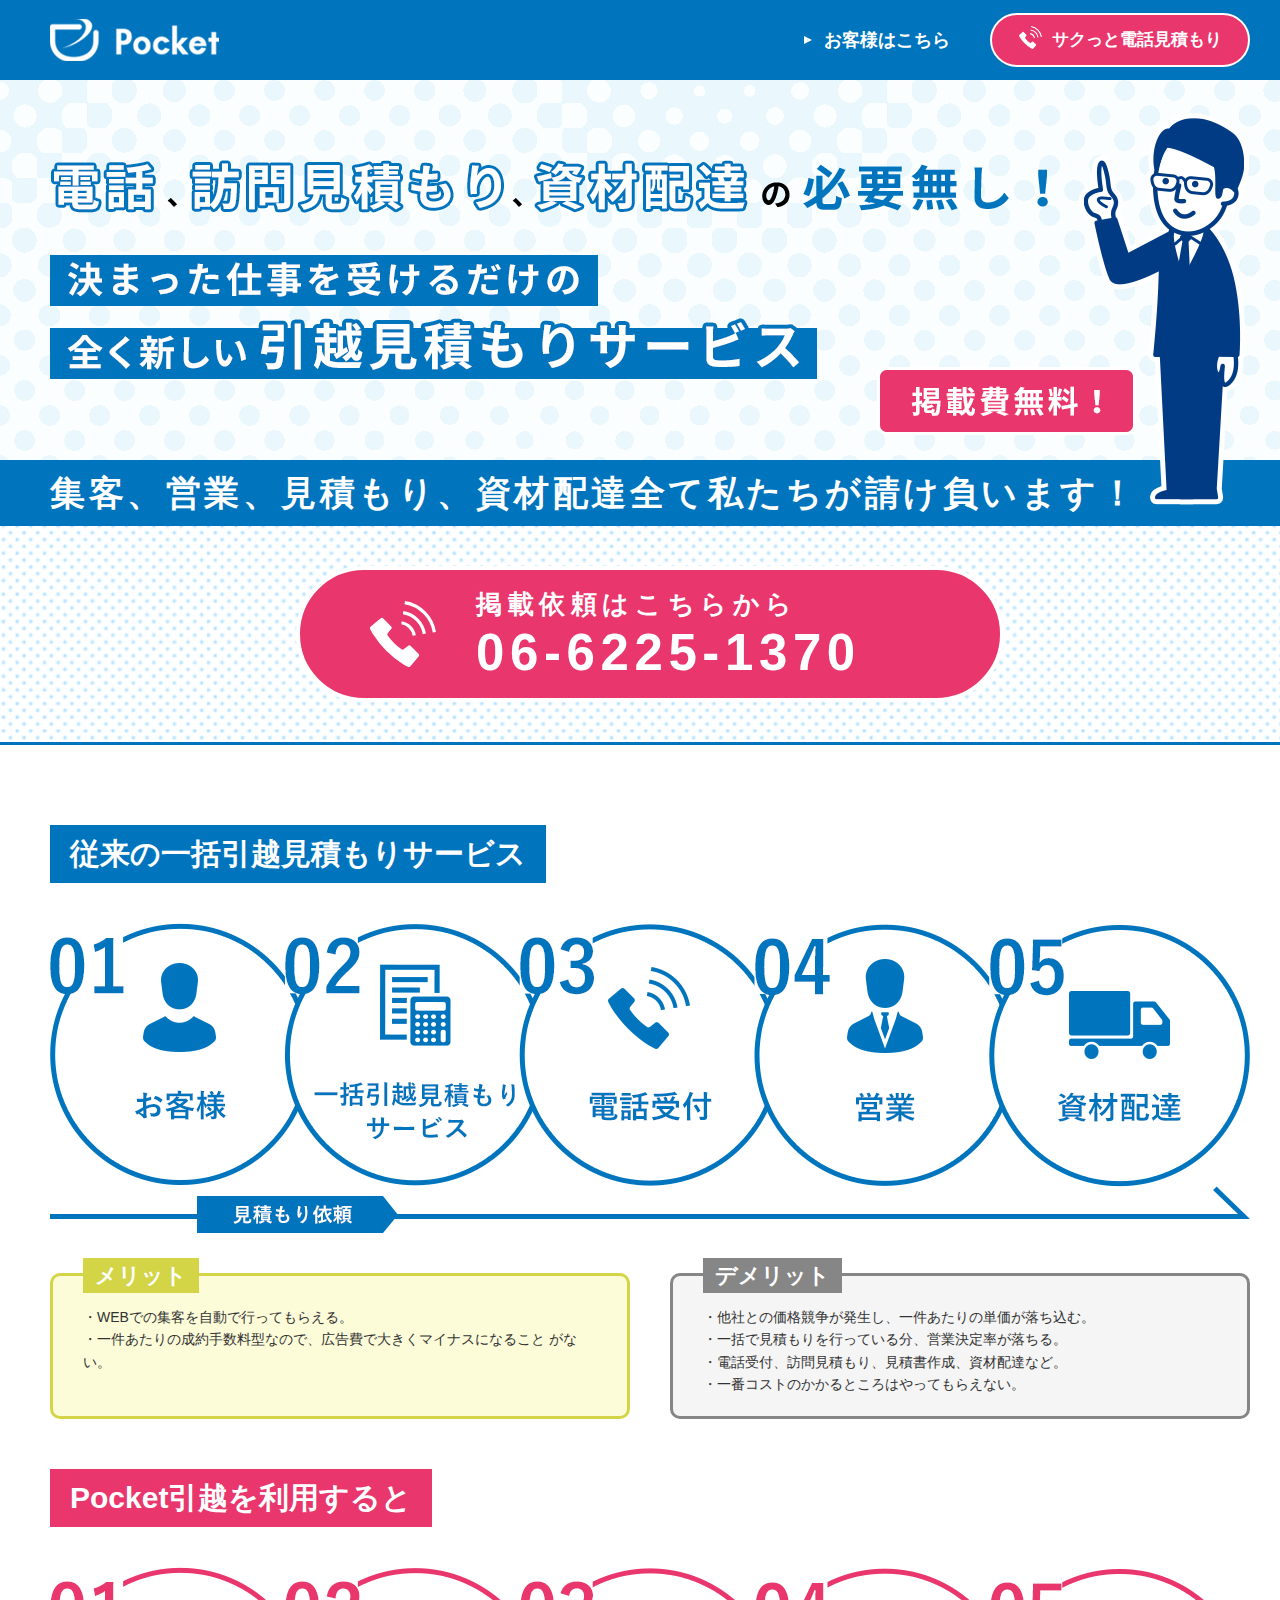
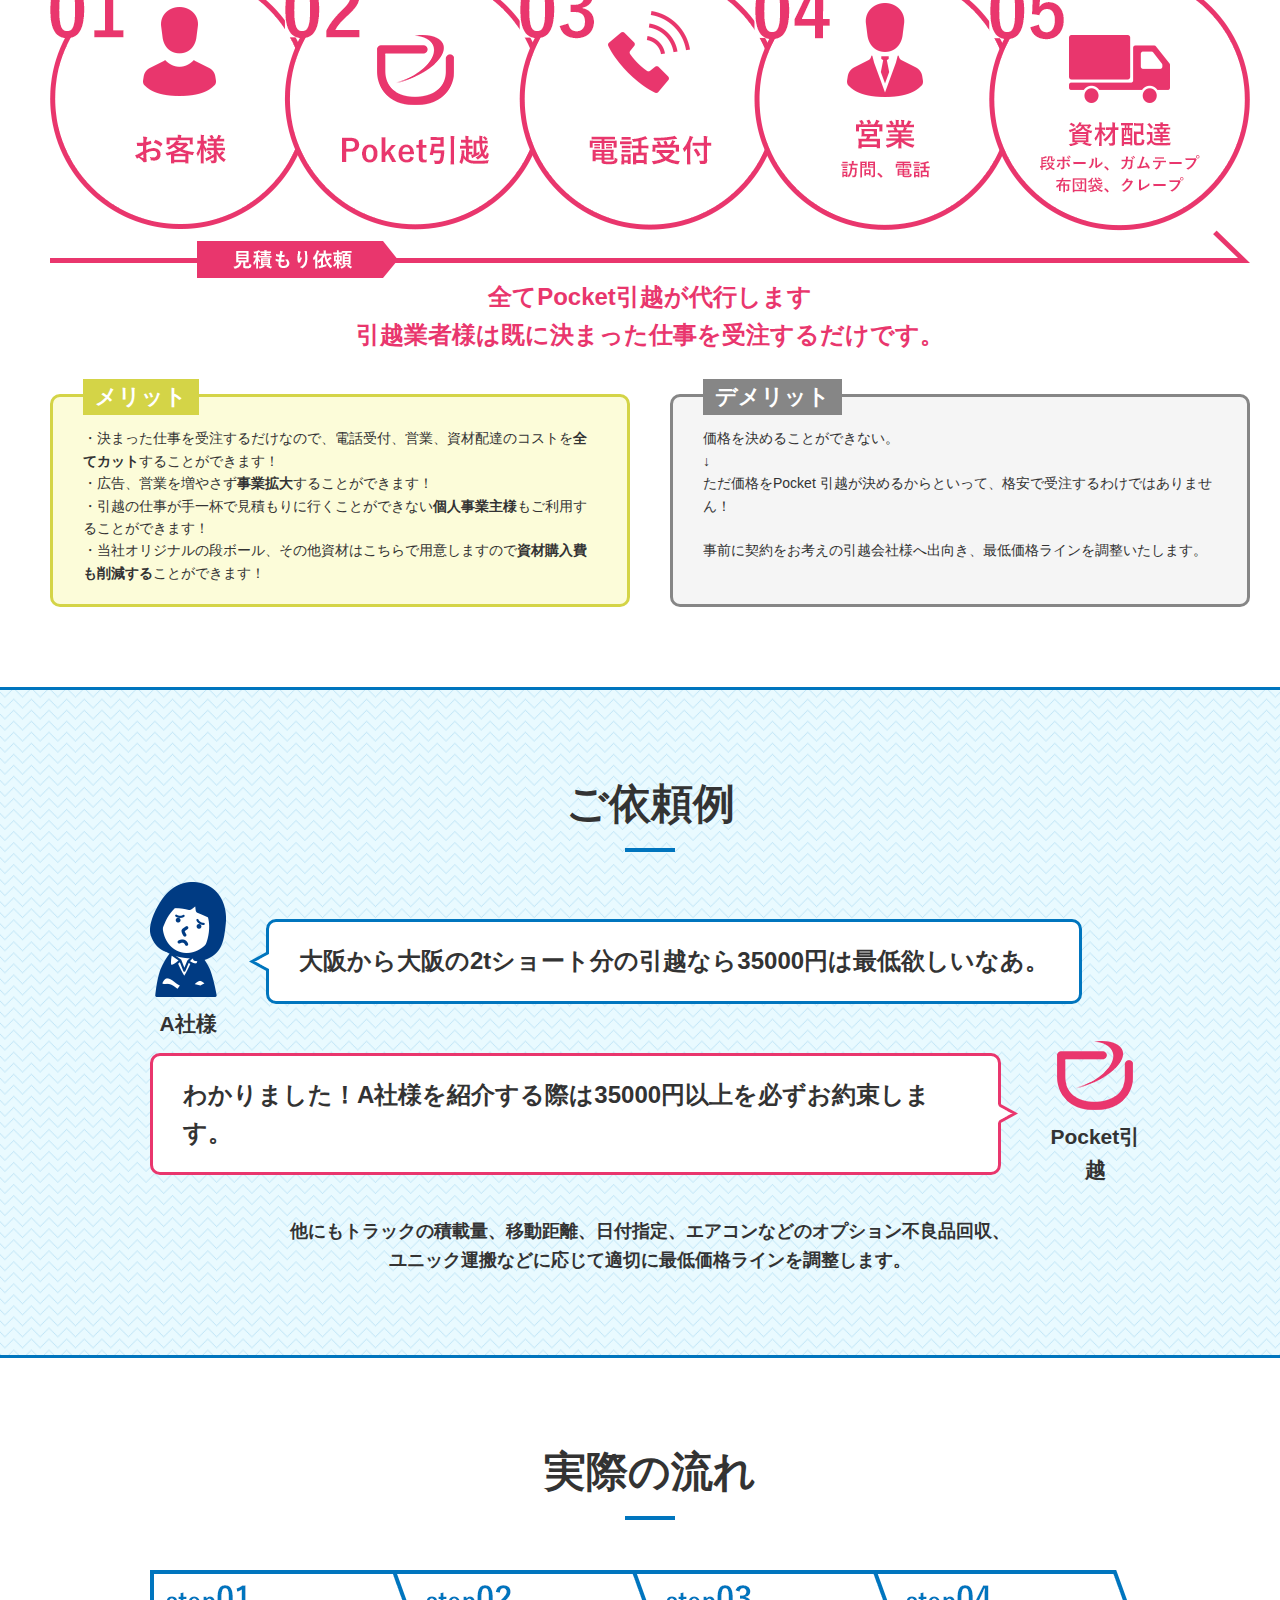
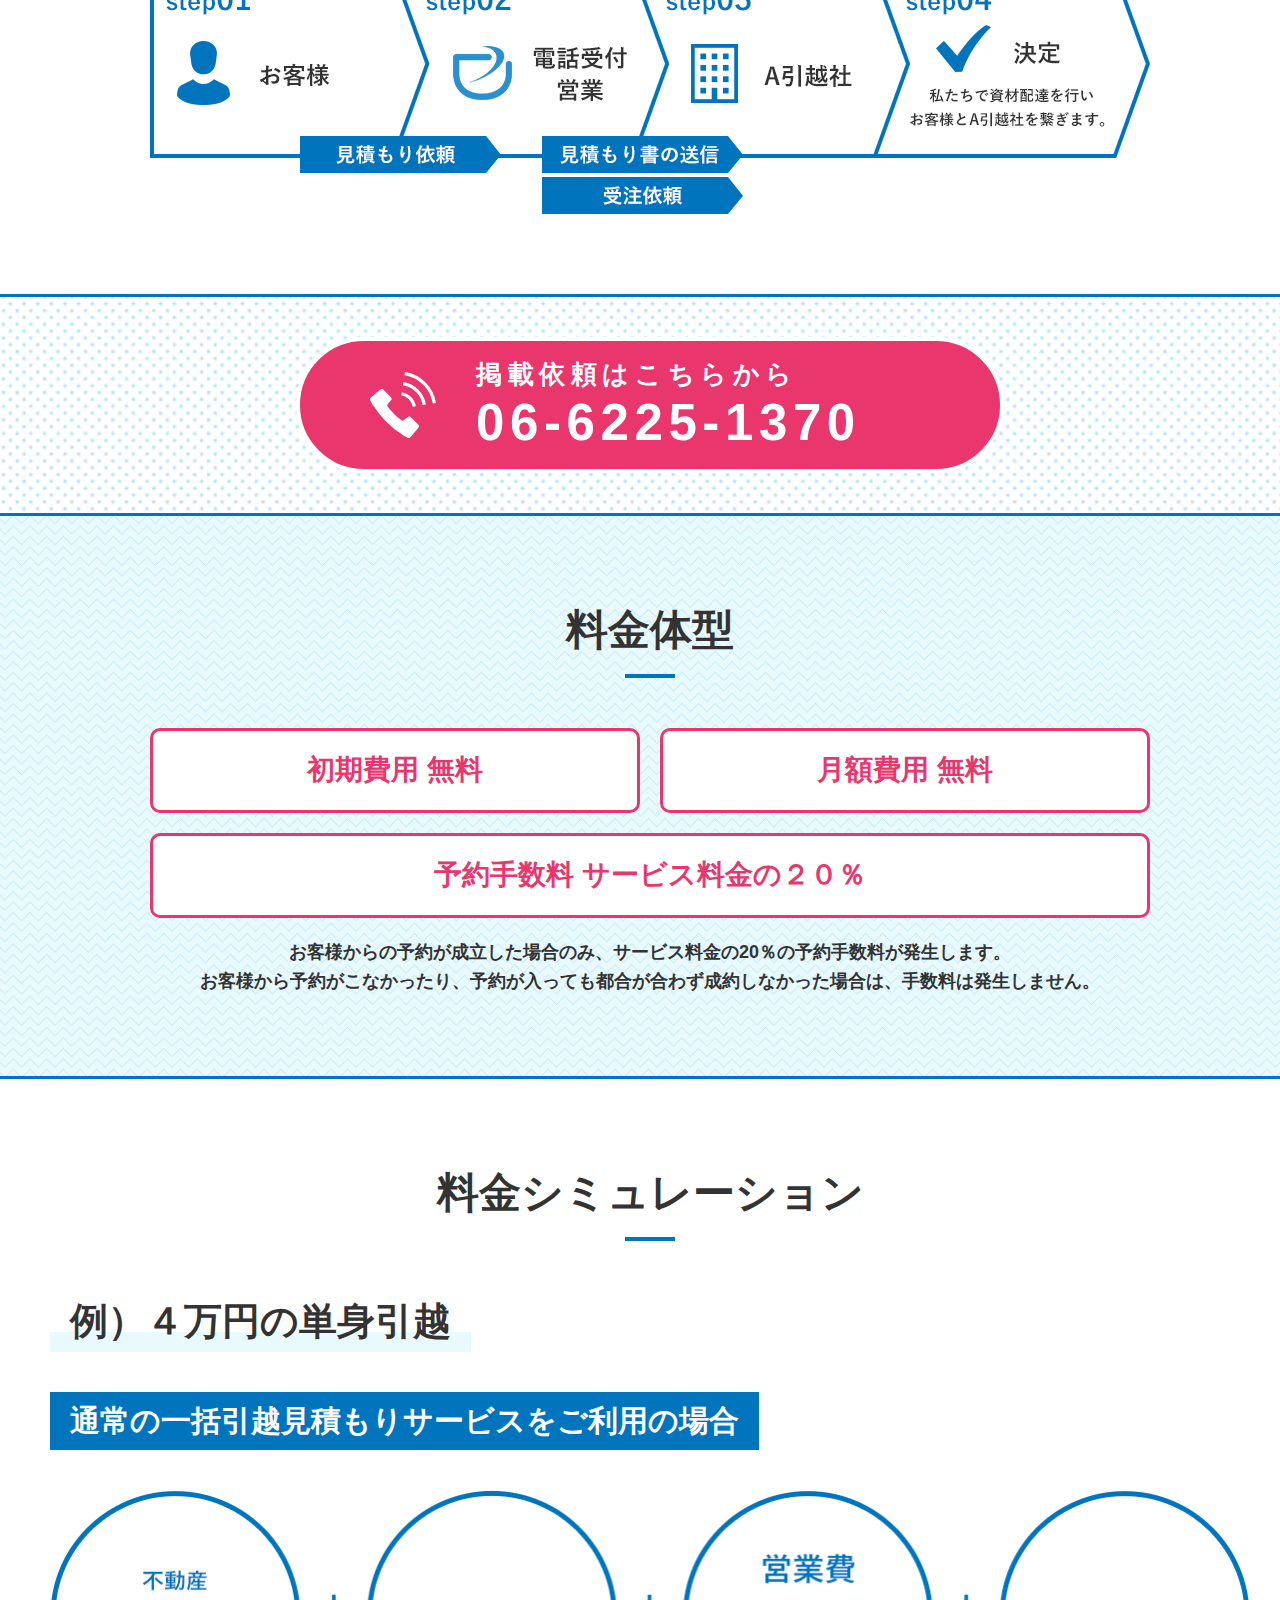
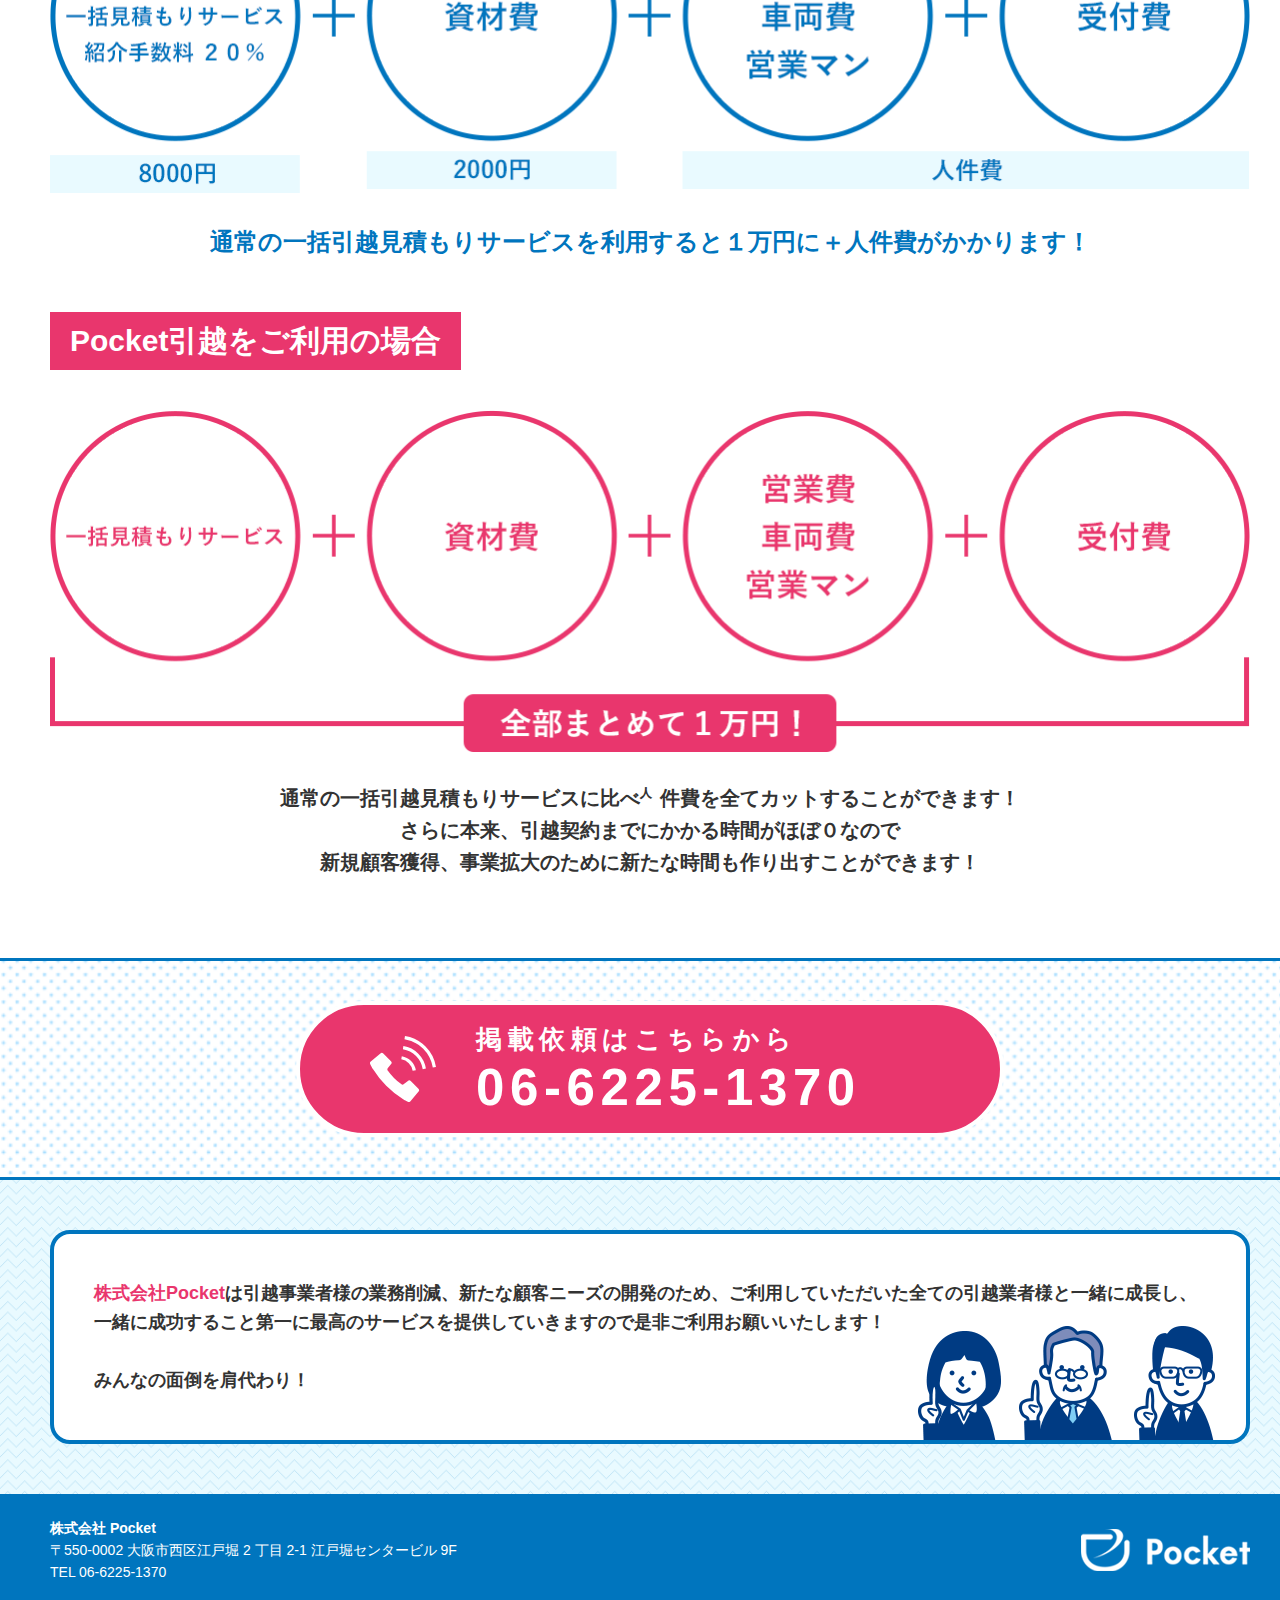
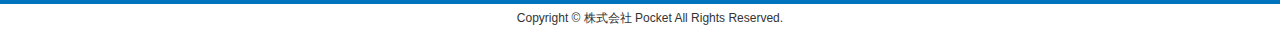
<file: index.html>
<!DOCTYPE html>
<html lang="ja">

<head>
  <meta charset="utf-8">
  <meta name="format-detection" content="telephone=no">
  <meta name="viewport" content="width=device-width">
  <link rel="shortcut icon" href="img/favicon.png">
  <link rel="apple-touch-icon" href="img/favicon.png">

  <title>Pocket引越</title>
  <meta name="keywords" content="">
  <meta name="description" content="電話、訪問見積もり、資材配達の必要無し! 決まった仕事を受けるだけの全く新しい引越見積もりサービス 集客、営業、見積もり、資材配達全て私たちが請け負います!">

  <meta property="og:title" content="Pocket引越">
  <meta property="og:description" content="電話、訪問見積もり、資材配達の必要無し! 決まった仕事を受けるだけの全く新しい引越見積もりサービス 集客、営業、見積もり、資材配達全て私たちが請け負います!">
  <meta property="og:url" content="ページのURL">
  <meta property="og:type" content="website">
  <meta property="og:local" content="ja_JP">
  <meta property="og:image" content="img/og_image.jpg">
  <meta property="og:site_name" content="Pocket引越">

  <link rel="stylesheet" type="text/css" href="css/style.css">
  <link rel="stylesheet" type="text/css" href="css/sp.css" media="screen and (max-width: 640px)">

</head>

<body>
  <div id="wrapper">

    <header>
      <div id="header" class="header outer-block">
        <div class="inner-block">
          <div class="logo">
            <img src="img/logo.png" alt="Pocket">
          </div>
          <div class="list">
            <a href="guest.html" class="link">
              お客様はこちら
            </a>
            <div class="btn">
              <a href="tel:0662251370">
                <div class="img">
                  <img src="img/icon_tel.svg" alt="">
                </div>
                <div class="txt">サクっと電話見積もり</div>
              </a>
            </div>
          </div>
        </div><!-- /inner-block -->
      </div><!-- /header -->
    </header>

    <main>
      <div class="mv-block outer-block">
        <div class="block01">
          <div class="inner-block">
            <div class="img01">
              <img src="img/mv_img01.png" alt="">
            </div>
            <h1 class="txt01">
              <img class="pc" src="img/mv_txt01.png" alt="電話、訪問見積もり、資材配達の必要無し! 決まった仕事を受けるだけの全く新しい引越見積もりサービス 集客、営業、見積もり、資材配達全て私たちが請け負います!">
              <img class="sp" src="img/sp/mv_txt01.png" alt="電話、訪問見積もり、資材配達の必要無し! 決まった仕事を受けるだけの全く新しい引越見積もりサービス 集客、営業、見積もり、資材配達全て私たちが請け負います!">
            </h1>
          </div>
        </div>
        <div class="block02">
          <div class="inner-block">
            <div class="txt-box">
              集客、営業、見積もり、資材配達全て私たちが請け負います！
            </div>
          </div>
        </div>
      </div><!-- /contents-block -->

      <div class="btn-block outer-block blue-line cont01">
        <div class="inner-block">
          <div class="btn">
            <a href="tel:0662251370">
              <div class="img">
                <img src="img/icon_tel.svg" alt="">
              </div>
              <div class="txt-box">
                <div class="txt01">
                  掲載依頼はこちらから
                </div>
                <div class="txt02">
                  06-6225-1370
                </div>
              </div>
            </a>
          </div>
        </div><!-- /inner-block -->
      </div><!-- /contents-block -->

      <div class="contents-block outer-block blue-line cont02">
        <div class="inner-block">
          <div class="block">
            <div class="c-ttl02 blue">
              従来の一括引越見積もりサービス
            </div>
            <div class="img01">
              <img class="pc" src="img/cont02_img01.png" alt="">
              <img class="sp" src="img/sp/cont02_img01.png" alt="">
            </div>
            <div class="list">
              <div class="box box01">
                <div class="txt01">
                  メリット
                </div>
                <div class="txt02">
                  ・WEBでの集客を自動で行ってもらえる。<br>
                  ・一件あたりの成約手数料型なので、広告費で大きくマイナスになること
                  がない。
                </div>
              </div>
              <div class="box box02">
                <div class="txt01">
                  デメリット
                </div>
                <div class="txt02">
                  ・他社との価格競争が発生し、一件あたりの単価が落ち込む。<br>
                  ・一括で見積もりを行っている分、営業決定率が落ちる。<br>
                  ・電話受付、訪問見積もり、見積書作成、資材配達など。<br>
                  ・一番コストのかかるところはやってもらえない。
                </div>
              </div>
            </div>
          </div>

          <div class="block">
            <div class="c-ttl02 pink">
              Pocket引越を利用すると
            </div>
            <div class="img01">
              <img class="pc" src="img/cont02_img02.png" alt="">
              <img class="sp" src="img/sp/cont02_img02.png" alt="">
              <div class="txt pink bold">
                全てPocket引越が代行します<br>
                引越業者様は既に決まった仕事を受注するだけです。
              </div>
            </div>
            <div class="list">
              <div class="box box01">
                <div class="txt01">
                  メリット
                </div>
                <div class="txt02">
                  ・決まった仕事を受注するだけなので、電話受付、営業、資材配達のコストを<span class="bold">全てカット</span>することができます！<br>
                  ・広告、営業を増やさず<span class="bold">事業拡大</span>することができます！<br>
                  ・引越の仕事が手一杯で見積もりに行くことができない<span class="bold">個人事業主様</span>もご利用することができます！<br>
                  ・当社オリジナルの段ボール、その他資材はこちらで用意しますので<span class="bold">資材購入費も削減する</span>ことができます！
                </div>
              </div>
              <div class="box box02">
                <div class="txt01">
                  デメリット
                </div>
                <div class="txt02">
                  価格を決めることができない。<br>
                  ↓<br>
                  ただ価格をPocket 引越が決めるからといって、格安で受注するわけではありません！<br><br>

                  事前に契約をお考えの引越会社様へ出向き、最低価格ラインを調整いたします。
                </div>
              </div>
            </div>
          </div>

        </div><!-- /inner-block -->
      </div><!-- /contents-block -->

      <div class="contents-block outer-block blue-line cont03">
        <div class="inner-block">
          <h2 class="c-ttl01">
            ご依頼例
          </h2>
          <div class="list">
            <div class="box box01">
              <div class="img-box">
                <div class="img">
                  <img src="img/cont03_img01.png" alt="">
                </div>
                <div class="name">
                  A社様
                </div>
              </div>
              <div class="balloon">
                大阪から大阪の2tショート分の引越なら35000円は最低欲しいなあ。
              </div>
            </div>

            <div class="box box02">
              <div class="balloon">
                わかりました！A社様を紹介する際は35000円以上を必ずお約束します。
              </div>
              <div class="img-box">
                <div class="img">
                  <img src="img/cont03_img02.png" alt="">
                </div>
                <div class="name">
                  Pocket<br class="sp">引越
                </div>
              </div>
            </div>
          </div>

          <p class="des center bold">
            他にもトラックの積載量、移動距離、日付指定、エアコンなどのオプション不良品回収、<br class="pc">ユニック運搬などに応じて適切に最低価格ラインを調整します。
          </p>
        </div><!-- /inner-block -->
      </div><!-- /contents-block -->

      <div class="contents-block outer-block blue-line cont04">
        <div class="inner-block">
          <h2 class="c-ttl01">
            実際の流れ
          </h2>
          <div class="img">
            <img class="pc-ib" src="img/cont04_img01.png" alt="">
            <img class="sp" src="img/sp/cont04_img01.png" alt="">
          </div>
        </div><!-- /inner-block -->
      </div><!-- /contents-block -->

      <div class="btn-block outer-block blue-line cont05">
        <div class="inner-block">
          <div class="btn">
            <a href="tel:0662251370">
              <div class="img">
                <img src="img/icon_tel.svg" alt="">
              </div>
              <div class="txt-box">
                <div class="txt01">
                  掲載依頼はこちらから
                </div>
                <div class="txt02">
                  06-6225-1370
                </div>
              </div>
            </a>
          </div>
        </div><!-- /inner-block -->
      </div><!-- /contents-block -->

      <div class="contents-block outer-block blue-line cont06">
        <div class="inner-block">
          <h2 class="c-ttl01">
            料金体型
          </h2>
          <div class="list">
            <div class="box box01">
              初期費用 無料
            </div>
            <div class="box box02">
              月額費用 無料
            </div>
            <div class="box box03">
              予約手数料 サービス料金の２０％
            </div>
          </div>
          <p class="des center bold">
            お客様からの予約が成立した場合のみ、サービス料金の20％の予約手数料が発生します。<br>
            お客様から予約がこなかったり、予約が入っても都合が合わず成約しなかった場合は、手数料は発生しません。
          </p>
        </div><!-- /inner-block -->
      </div><!-- /contents-block -->

      <div class="contents-block outer-block blue-line cont07">
        <div class="inner-block">
          <h2 class="c-ttl01">
            料金シミュレーション
          </h2>
          <div class="subttl">
            <span>例）４万円の単身引越</span>
          </div>
          <div class="block block01">
            <div class="c-ttl02 blue">
              通常の一括引越見積もりサービスをご利用の場合
            </div>
            <div class="img">
              <img class="pc" src="img/cont07_img01.png" alt="">
              <img class="sp" src="img/sp/cont07_img01.png" alt="">
            </div>
            <p class="des bold center">
              通常の一括引越見積もりサービスを利用すると<br class="sp">１万円に＋人件費がかかります！
            </p>
          </div>

          <div class="block block02">
            <div class="c-ttl02 pink">
              Pocket引越をご利用の場合
            </div>
            <div class="img">
              <img class="pc" src="img/cont07_img02.png" alt="">
              <img class="sp" src="img/sp/cont07_img02.png" alt="">
            </div>
            <p class="des bold center">
              通常の一括引越見積もりサービスに比べ<br class="sp">㆟件費を全てカットすることができます！<br>
              さらに本来、引越契約までにかかる時間が<br class="sp">ほぼ０なので<br class="pc">新規顧客獲得、事業拡大のために<br class="sp">新たな時間も作り出すことができます！
            </p>
          </div>
        </div><!-- /inner-block -->
      </div><!-- /contents-block -->

      <div class="btn-block outer-block blue-line cont08">
        <div class="inner-block">
          <div class="btn">
            <a href="tel:0662251370">
              <div class="img">
                <img src="img/icon_tel.svg" alt="">
              </div>
              <div class="txt-box">
                <div class="txt01">
                  掲載依頼はこちらから
                </div>
                <div class="txt02">
                  06-6225-1370
                </div>
              </div>
            </a>
          </div>
        </div><!-- /inner-block -->
      </div><!-- /contents-block -->

      <div class="contents-block outer-block blue-line cont09">
        <div class="inner-block">
          <div class="box bold">
            <span class="pink">株式会社Pocket</span>は引越事業者様の業務削減、新たな顧客ニーズの開発のため、ご利用していただいた全ての引越業者様と一緒に成長し、<br class="pc">一緒に成功すること第一に最高のサービスを提供していきますので是非ご利用お願いいたします！<br><br>

            みんなの面倒を肩代わり！
            <div class="img">
              <img src="img/cont09_img01.png" alt="">
            </div>
          </div>
        </div><!-- /inner-block -->
      </div><!-- /contents-block -->
    </main>

    <footer>
      <div id="footer" class="footer outer-block">
       <div class="block01">
        <div class="inner-block">
          <div class="txt">
            <span class="bold">株式会社 Pocket</span><br>
            〒550-0002<br class="sp"> 大阪市西区江戸堀 2 丁目 2-1 江戸堀センタービル 9F<br>
            TEL 06-6225-1370
          </div>
          <div class="logo">
            <img src="img/logo.png" alt="Pocket">
          </div>
        </div><!-- /inner-block -->
        </div>
        <div class="block02">
          <div class="inner-block">
            Copyright © 株式会社 Pocket All Rights Reserved.
          </div><!-- /inner-block -->
        </div>
      </div><!-- /footer -->
    </footer>

  </div><!-- /wrapper -->

  <script src="js/jquery-3.3.1.min.js"></script>
  <script src="js/common.js"></script>
</body>

</html>
</file>
<file: css/sp.css>
@charset "utf-8";

body {
  font-size: 12px;
  position: relative;
  -webkit-appearance: none;
  -webkit-text-size-adjust: 100%;
}

.outer-block {
  min-width: 320px;
}

.inner-block {
  padding: 0;
  width: auto;
}

#wrapper {
  min-width: 320px;
  position: relative;
  overflow: hidden;
}

input[type="submit"] {
  -webkit-text-size-adjust: 100%;
}

input, select, textarea {
  font-size: 16px !important;
}

.pc {
  display: none !important;
}
.pc-ib {
  display: none !important;
}

.sp {
  display: block !important;
}
.sp-ib {
  display: inline-block !important;
}


/*------------------------------------------------------------------------------
  main
------------------------------------------------------------------------------*/
/*---------- common ----------*/
.contents-block .inner-block {
  padding: 40px 20px;
}

.c-ttl01 {
  font-size: 24px;
  padding-bottom: 12px;
  margin-bottom: 30px;
}

.c-ttl01:after {
  width: 40px;
  height: 3px;
}

.c-ttl02 {
  font-size: 18px;
  line-height: 1.4;
  margin-bottom: 20px;
  padding: 5px 10px;
}

/*---------- btn-block ----------*/
.btn-block .inner-block {
  padding: 20px 20px;
}

.btn-block .btn a {
  height: 80px;
  padding-left: 20px;
  width: 320px;
}

.btn-block .btn .img {
  margin-right: 15px;
}

.btn-block .btn .img img {
  width: 33px;
}

.btn-block .btn .txt01 {
  font-size: 12px;
  margin-bottom: 5px;
}

.btn-block .btn .txt02 {
  font-size: 23px;
}

/*---------- header ----------*/
.header .inner-block {
  height: 50px;
  padding: 0 10px;
}

.header .logo {
  width: 80px;
  width: 25%;
}

.header .list {
  width: 75%;
}

.header .list .link {
  font-size: 12px;
  padding-left: 10px;
  margin-right: 15px;
}

.header .list .link:before {
  border-width: 2.5px 0 2.5px 6px;
}

.header .btn .img img {
  width: 17px;
}

.header .list .btn a {
  width: 160px;
  height: 38px;
  font-size: 11px;
}

.header .list .btn .txt {
  margin-left: 5px;
}

/*---------- mv ----------*/
.mv-block .block01 {
  background: url(../img/sp/mv_bg.jpg) no-repeat center / cover;
  padding: 50px 10px 25px;
  height: auto;
}

.mv-block .txt01 {
  padding-top: 0;
  position: relative;
  z-index: 1;
}

.mv-block .img01 {
  width: 85px;
  bottom: -35px;
  right: -9px;
}

.mv-block .block02 .txt-box {
  font-size: 15px;
  line-height: 1.4;
  padding: 10px;
}

/*---------- cont02 ----------*/
.cont02 .list {
  margin-top: 30px;
  display: block;
}

.cont02 .list .box {
  width: auto;
  padding: 20px 20px 10px;
}

.cont02 .list .box02 {
  margin-top: 20px;
}

.cont02 .list .txt01 {
  font-size: 16px;
  top: -14px;
  left: 20px;
}

.cont02 .block + .block {
  margin-top: 30px;
}

.cont02 .img01 .txt {
  font-size: 14px;
  margin-top: 10px;
}

/*---------- cont03 ----------*/
.cont03 .inner-block {
  width: auto;
}

.cont03 .list .box .img-box .img {
  width: 40px;
  margin: 0 auto 3px;
}

.cont03 .list .box .img-box .name {
  font-size: 12px;
}

.cont03 .list .box .balloon {
  font-size: 14px;
  font-weight: bold;
  padding: 15px 20px;
}

.cont03 .list .box02 {
  margin-top: 20px;
}

.cont03 .list .box01 .img-box {
  margin-right: 20px;
}

.cont03 .list .box02 .img-box {
  margin-left: 20px;
  width: 110px;
}

.cont03 .des {
  font-size: 14px;
  text-align: left;
  margin-top: 15px
}

/*---------- cont04 ----------*/
.cont04 .img {
  width: 300px;
  margin: auto;
  position: relative;
  left: -20px;
}

/*---------- cont06 ----------*/
.cont06 .inner-block {
  width: auto;
}

.cont06 .list .box01 {
  margin-right: 0;
}

.cont06 .list .box01, .cont06 .list .box02 {
  width: 100%;
}

.cont06 .list .box02 {
  margin-top: 5px;
}

.cont06 .list .box {
  height: 50px;
  font-size: 16px;
}

.cont06 .list .box03 {
  margin-top: 5px;
  margin-bottom: 0;
}

.cont06 .des {
  font-size: 14px;
  text-align: left;
  margin-top: 15px;
}

.cont07 .block .img {
  margin-bottom: 0;
}

/*---------- cont07 ----------*/
.cont07 .subttl {
  font-size: 20px;
  margin-bottom: 20px;
}

.cont07 .block01 .des {
  font-size: 14px;
  margin-top: 10px;
}

.cont07 .block + .block {
  margin-top: 30px;
}

.cont07 .block02 .des {
  font-size: 14px;
  margin-top: 10px;
}

/*---------- cont09 ----------*/
.cont09 .box {
  padding: 30px 30px 80px;
  font-size: 16px;
}

.cont09 .box .img {
  bottom: 0;
  right: 0;
  width: 200px;
  margin: auto;
  left: 0;
}

/*---------- footer ----------*/
.footer .block01 .inner-block {
  flex-wrap: wrap;
  padding: 20px 10px;
}

.footer .block01 .txt {
  order: 1;
  text-align: center;
  width: 100%;
}

.footer .block01 .logo {
  width: 100%;
  justify-content: center;
  margin-bottom: 15px;
}

.footer .block01 .logo img {
  width: 120px;
}

.footer .block02 .inner-block {
  font-size: 10px;
}


/*------------------------------------------------------------------------------
  clearfix
------------------------------------------------------------------------------*/
/*:after {
  clear: both;
  content: "";
  display: block;
  height: 0;
  font-size: 0;
  visibility: hidden;
}
</file>
<file: css/style.css>
@charset "utf-8";

/*------------------------------------------------------------------------------
  reset
------------------------------------------------------------------------------*/

html,
input,
textarea,
select,
button {
  font-family: "游ゴシック体", YuGothic, "游ゴシック", "Yu Gothic", "メイリオ", Meiryo, sans-serif;
  font-weight: 500;
}

/* IE10以降 游ゴシック文字ずれ対応 */
html.ie10,
.ie10 input,
.ie10 textarea,
.ie10 select,
.ie10 button,
html.ie11,
.ie11 input,
.ie11 textarea,
.ie11 select,
.ie11 button {
  font-family: "ヒラギノ角ゴ Pro W3", "Hiragino Kaku Gothic Pro", "メイリオ", Meiryo, sans-serif;
  font-weight: normal;
}

html {
  color: #333;
  background: #fff;
  font-size: 14px;
  line-height: 1.6;
  word-break: break-all;
}

body {
  background: #fff;
  margin: 0;
}

*,
*:before,
*:after {
  -webkit-box-sizing: border-box;
  box-sizing: border-box;
}

img {
  border: 0;
  margin: 0;
  vertical-align: top;
  max-width: 100%;
}

p {
  margin: 0 0 1em;
  padding: 0;
}

p:last-child {
  margin-bottom: 0;
}

a {
  color: #333;
  text-decoration: none;
}

input[type="submit"],
input[type="text"],
select,
textarea,
button {
  -moz-appearance: none;
  -webkit-appearance: none;
  -webkit-box-shadow: none;
  box-shadow: none;
  outline: none;
}

select::-ms-expand {
  display: none;
}

textarea {
  resize: vertical;
}

button {
  border: none;
  cursor: pointer;
}

label {
  cursor: pointer;
}

table {
  border-collapse: collapse;
}

ul {
  list-style: none;
  margin: 0;
  padding: 0;
}

h1,
h2,
h3,
h4,
h5,
h6 {
  font-size: 14px;
  font-weight: 500;
  margin: 0;
  padding: 0;
}

.outer-block {
  min-width: 1300px;
}

.inner-block {
  margin: 0 auto;
  padding: 0;
  position: relative;
  width: 1200px;
}

#wrapper {
  position: relative;
}

.pc {
  display: block !important;
}

.pc-ib {
  display: inline-block !important;
}

.sp {
  display: none !important;
}

.sp-ib {
  display: none !important;
}

@media screen and (min-width: 641px) {
  a,
  a:before,
  a:after,
  a img:hover,
  button,
  .pagenation .page-num-ul li:hover,
  .pagenation .prev:hover,
  .pagenation .next:hover,
  .back-feature:hover {
    -webkit-transition: 0.3s ease-in-out;
    transition: 0.3s ease-in-out;
  }

  a:hover,
  a img:hover,
  button:hover {
    opacity: 0.7;
    filter: alpha(opacity=70);
  }
}


/*------------------------------------------------------------------------------
  main
------------------------------------------------------------------------------*/
/*---------- common ----------*/
.blue-line {
  border-bottom: 3px solid #0075be;
}

.contents-block .inner-block {
  padding: 80px 0;
}

.pink {
  color: #e9366d;
}

.bold {
  font-weight: bold;
}

.c-ttl01 {
  position: relative;
  font-size: 42px;
  padding-bottom: 15px;
  font-weight: bold;
  text-align: center;
  margin-bottom: 50px;
}

.c-ttl01:after {
  content: "";
  display: block;
  position: absolute;
  bottom: 0;
  left: 0;
  right: 0;
  margin: auto;
  width: 50px;
  height: 4px;
  background-color: #0075be;
}

.c-ttl02 {
  font-size: 30px;
  font-weight: bold;
  padding: 5px 20px;
  display: inline-block;
  color: #fff;
  margin-bottom: 40px;
}

.c-ttl02.blue {
  background-color: #0075be;
}

.c-ttl02.pink {
  background-color: #e9366d;
}

.center {
  text-align: center;
}

/*---------- btn-block ----------*/
.btn-block {
  background: url(../img/btn_block_bg.png) no-repeat center / cover;
}

.btn-block .inner-block {
  padding: 40px 0;
  display: flex;
  align-items: center;
  justify-content: center;
}

.btn-block .btn a {
  width: 708px;
  height: 136px;
  display: flex;
  align-items: center;
  border-radius: 100px;
  background-color: #e9366d;
  font-weight: bold;
  color: #fff;
  border: 4px solid #fff;
  letter-spacing: 0.4em;
  line-height: 1;
  padding-left: 70px;
}

.btn-block .btn .img {
  margin-right: 40px;
}

.btn-block .btn .img img {
  width: 66px;
}

.btn-block .btn .txt01 {
  font-size: 26px;
  margin-bottom: 10px;
}

.btn-block .btn .txt02 {
  font-size: 51px;
}

@media screen and (min-width: 641px) {

}

/*---------- header ----------*/
.header {
  background-color: #0075be;
}

.header .inner-block {
  display: flex;
  align-items: center;
  justify-content: space-between;
  height: 80px;
}

.header .list {
  display: flex;
  align-items: center;
  justify-content: flex-end;
}

.header .list .link {
  position: relative;
  font-size: 18px;
  font-weight: bold;
  color: #fff;
  padding-left: 20px;
  margin-right: 40px;
}

.header .list .link:before {
  content: "";
  display: block;
  position: absolute;
  top: 0;
  bottom: 0;
  left: 0;
  margin: auto;
  width: 0;
  height: 0;
  border-style: solid;
  border-width: 4.5px 0 4.5px 8px;
  border-color: transparent transparent transparent #ffffff;

}

.header .list .btn a {
  width: 260px;
  height: 54px;
  border-radius: 50px;
  display: block;
  background-color: #e9366d;
  font-size: 17px;
  font-weight: bold;
  display: flex;
  align-items: center;
  justify-content: center;
  color: #fff;
  border: 2px solid #fff;
}

.header .list .btn .txt {
  margin-left: 10px;
}

@media screen and (min-width: 641px) {
  .header .inner-block > div {
    width: 50%;
  }
}

/*---------- mv ----------*/
.mv-block .block01 {
  position: relative;
  background: url(../img/mv_bg.jpg) no-repeat center / cover;
  height: 380px;
}

.mv-block .img01 {
  position: absolute;
  right: 0;
  bottom: -70px;
}

.mv-block .txt01 {
  padding-top: 80px;
}

.mv-block .block02 {
  background-color: #0075be;
}

.mv-block .block02 .txt-box {
  font-size: 35px;
  font-weight: bold;
  letter-spacing: 0.1em;
  color: #fff;
  padding: 5px 0;
}

@media screen and (min-width: 641px) {

}

/*---------- cont02 ----------*/
.cont02 .block + .block {
  margin-top: 50px;
}

.cont02 .list {
  margin-top: 40px;
  display: flex;
  justify-content: space-between;
}

.cont02 .list .box {
  position: relative;
  width: 580px;
  padding: 30px 30px 20px;
  border-radius: 10px;
}

.cont02 .list .txt01 {
  font-weight: bold;
  font-size: 22px;
  padding: 0 12px;
  color: #fff;
  display: inline-block;
  position: absolute;
  top: -18px;
  left: 30px;
}

.cont02 .list .box01 .txt01 {
  background-color: #d4d447;
}

.cont02 .list .box02 .txt01 {
  background-color: #868686;
}

.cont02 .list .box01 {
  border: 3px solid #d4d447;
  background-color: #fcfcd9;
}

.cont02 .list .box02 {
  border: 3px solid #868686;
  background-color: #f5f5f5;
}

.cont02 .img01 .txt {
  font-size: 24px;
  text-align: center;
}

@media screen and (min-width: 641px) {

}

/*---------- cont03 ----------*/
.cont03 {
  background: url(../img/cont03_bg.png) no-repeat center / cover;
}

.cont03 .inner-block {
  width: 1000px;
}

.cont03 .c-ttl01 {
  margin-bottom: 30px;
}

.cont03 .list .box {
  display: flex;
  align-items: center;
}

.cont03 .list .box .img-box {
  text-align: center;
}

.cont03 .list .box .img-box .img {
  margin-bottom: 10px;
}

.cont03 .list .box .img-box .name {
  font-size: 21px;
  font-weight: bold;
}

.cont03 .list .box .balloon {
  position: relative;
  font-size: 24px;
  font-weight: bold;
  padding: 20px 30px;
  background-color: #fff;
  border-radius: 10px;
}

.cont03 .list .box .balloon:before {
  content: "";
  display: block;
  position: absolute;
  top: 0;
  bottom: 0;
  margin: auto;
  width: 20px;
  height: 19px;
}

.cont03 .list .box01 .img-box {
  margin-right: 40px;
}

.cont03 .list .box02 .img-box {
  margin-left: 40px;
}

.cont03 .list .box01 .balloon {
  border: 3px solid #0075be;
}

.cont03 .list .box02 .balloon {
  border: 3px solid #e9366d;
}

.cont03 .list .box01 .balloon:before {
  left: -20px;
  background: url(../img/balloon01.png) no-repeat center / contain;
}

.cont03 .list .box02 .balloon:before {
  right: -20px;
  background: url(../img/balloon02.png) no-repeat center / contain;
}

.cont03 .des {
  font-size: 18px;
  text-align: center;
  margin-top: 30px;
}

@media screen and (min-width: 641px) {

}

/*---------- cont04 ----------*/
.cont04 .img {
  text-align: center;
}

@media screen and (min-width: 641px) {

}

/*---------- cont06 ----------*/
.cont06 {
  background: url(../img/cont06_bg.png) no-repeat center / cover;
}

.cont06 .inner-block {
  width: 1000px;
}

.cont06 .list {
  display: flex;
  flex-wrap: wrap;
}

.cont06 .list .box {
  border: 3px solid #e9366d;
  border-radius: 10px;
  height: 85px;
  display: flex;
  align-items: center;
  justify-content: center;
  font-size: 28px;
  font-weight: bold;
  color: #e9366d;
  background-color: #fff;
}

.cont06 .list .box01,
.cont06 .list .box02 {
  width: 490px;
}

.cont06 .list .box01 {
  margin-right: 20px;
}

.cont06 .list .box03 {
  margin-top: 20px;
  margin-bottom: 20px;
  width: 100%;
}

.cont06 .des {
  font-size: 18px;
}

@media screen and (min-width: 641px) {

}

/*---------- cont07 ----------*/
.cont07 .subttl {
  position: relative;
  display: inline-block;
  font-size: 38px;
  font-weight: bold;
  margin-bottom: 40px;
}

.cont07 .subttl:after {
  content: "";
  display: block;
  height: 20px;
  position: absolute;
  bottom: 0;
  left: 0;
  right: 0;
  background-color: #e9faff;
}

.cont07 .subttl span {
  position: relative;
  z-index: 1;
  padding: 0 20px;
}

.cont07 .block + .block {
  margin-top: 50px;
}

.cont07 .block .img {
  margin-bottom: 30px;
}

.cont07 .block01 .des {
  font-size: 24px;
  color: #0075be;
}

.cont07 .block02 .des {
  font-size: 20px;
}

@media screen and (min-width: 641px) {

}

/*---------- cont09 ----------*/
.cont09 {
  background: url(../img/cont09_bg.png) no-repeat center / cover;
}

.cont09 .inner-block {
  padding: 50px 0;
}

.cont09 .box {
  position: relative;
  border: 4px solid #0075be;
  border-radius: 20px;
  padding: 45px 40px;
  font-size: 18px;
  background-color: #fff;
}

.cont09 .box .img {
  position: absolute;
  bottom: 0;
  right: 20px;
}

@media screen and (min-width: 641px) {

}

/*---------- footer ----------*/
.footer .block01 {
  background-color: #0075be;
}

.footer .block01 .inner-block {
  padding: 20px 0;
  display: flex;
  align-items: center;
  justify-content: space-between;
}

.footer .block01 .txt {
  color: #fff;
}

.footer .block01 .logo {
  display: flex;
  align-items: center;
  justify-content: flex-end;
}

.footer .block02 .inner-block {
  padding: 5px 0;
  text-align: center;
  font-size: 12px;
}

@media screen and (min-width: 641px) {
  .footer .block01 .inner-block > div {
    width: 50%;
  }
}
/*------------------------------------------------------------------------------
  clearfix
------------------------------------------------------------------------------*/

.clearfix:after,
.inner-block:after {
  clear: both;
  content: "";
  display: block;
  height: 0px;
  font-size: 0;
  visibility: hidden;
}
</file>
